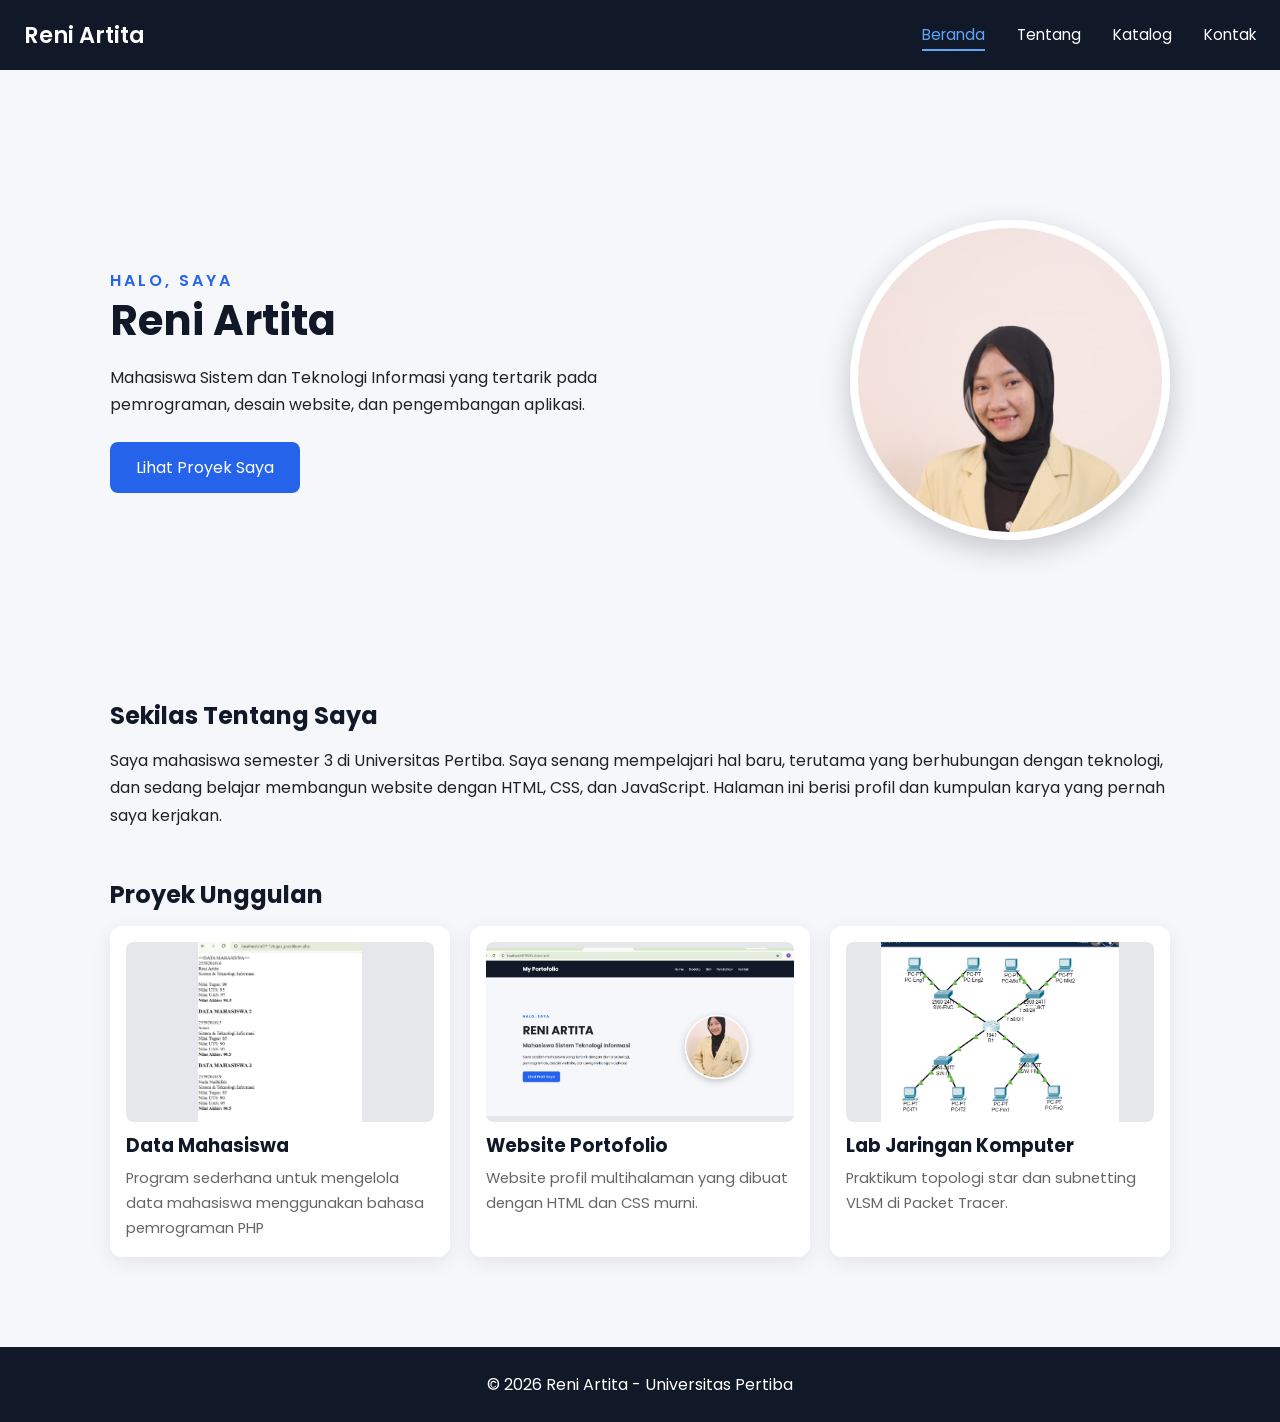
<file: index.html>
<!DOCTYPE html>
<html lang="id">
<head>
  <meta charset="UTF-8">
  <meta name="viewport" content="width=device-width, initial-scale=1.0">
  <title>Beranda - Portofolio Reni Artita</title>
  <link rel="preconnect" href="https://fonts.googleapis.com">
  <link rel="preconnect" href="https://fonts.gstatic.com" crossorigin>
  <link href="https://fonts.googleapis.com/css2?family=Poppins:wght@300;400;500;600;700&amp;display=swap" rel="stylesheet">
  <link rel="stylesheet" href="css/style.css">
</head>
<body>
  <header class="header-situs">
    <a class="logo" href="index.html">Reni Artita</a>
    <button type="button" class="tombol-menu" id="tombol-menu" aria-label="Buka menu" aria-expanded="false" aria-controls="menu-utama">&#9776;</button>
    <nav aria-label="Navigasi utama">
      <ul class="menu" id="menu-utama">
        <li><a href="index.html" aria-current="page">Beranda</a></li>
        <li><a href="tentang.html">Tentang</a></li>
        <li><a href="katalog.html">Katalog</a></li>
        <li><a href="kontak.html">Kontak</a></li>
      </ul>
    </nav>
  </header>

  <main>
    <section class="hero" aria-labelledby="judul-hero">
      <div class="hero-teks">
        <p class="sapaan">Halo, saya</p>
        <h1 id="judul-hero">Reni Artita</h1>
        <p class="tagline">Mahasiswa Sistem dan Teknologi Informasi yang tertarik pada pemrograman, desain website, dan pengembangan aplikasi.</p>
        <a class="tombol" href="katalog.html">Lihat Proyek Saya</a>
      </div>
      <img class="foto-hero" src="img/foto-profil.jpg" alt="Foto Reni Artita memakai almamater Universitas Pertiba">
    </section>

    <section class="ringkasan" aria-labelledby="judul-ringkasan">
      <h2 id="judul-ringkasan">Sekilas Tentang Saya</h2>
      <p>Saya mahasiswa semester 3 di Universitas Pertiba. Saya senang mempelajari hal baru, terutama yang berhubungan dengan teknologi, dan sedang belajar membangun website dengan HTML, CSS, dan JavaScript. Halaman ini berisi profil dan kumpulan karya yang pernah saya kerjakan.</p>
    </section>

    <section class="unggulan" aria-labelledby="judul-unggulan">
      <h2 id="judul-unggulan">Proyek Unggulan</h2>
      <div class="grid-unggulan">
        <article class="kartu">
          <img src="img/data_mahasiswa.png" alt="Tangkapan layar website Identitas Mahasiswa">
          <h3>Data Mahasiswa</h3>
          <p>Program sederhana untuk mengelola data mahasiswa 
            menggunakan bahasa pemrograman PHP</p>
        </article>
        <article class="kartu">
          <img src="img/potofolio.png" alt="Tangkapan layar website portofolio pribadi">
          <h3>Website Portofolio</h3>
          <p>Website profil multihalaman yang dibuat dengan HTML dan CSS murni.</p>
        </article>
        <article class="kartu">
          <img src="img/topologi.png" alt="Topologi jaringan star pada Cisco Packet Tracer">
          <h3>Lab Jaringan Komputer</h3>
          <p>Praktikum topologi star dan subnetting VLSM di Packet Tracer.</p>
        </article>
      </div>
    </section>
  </main>

  <footer class="footer-situs">
    <p>&copy; 2026 Reni Artita - Universitas Pertiba</p>
  </footer>

  <script src="js/script.js"></script>
</body>
</html>
</file>
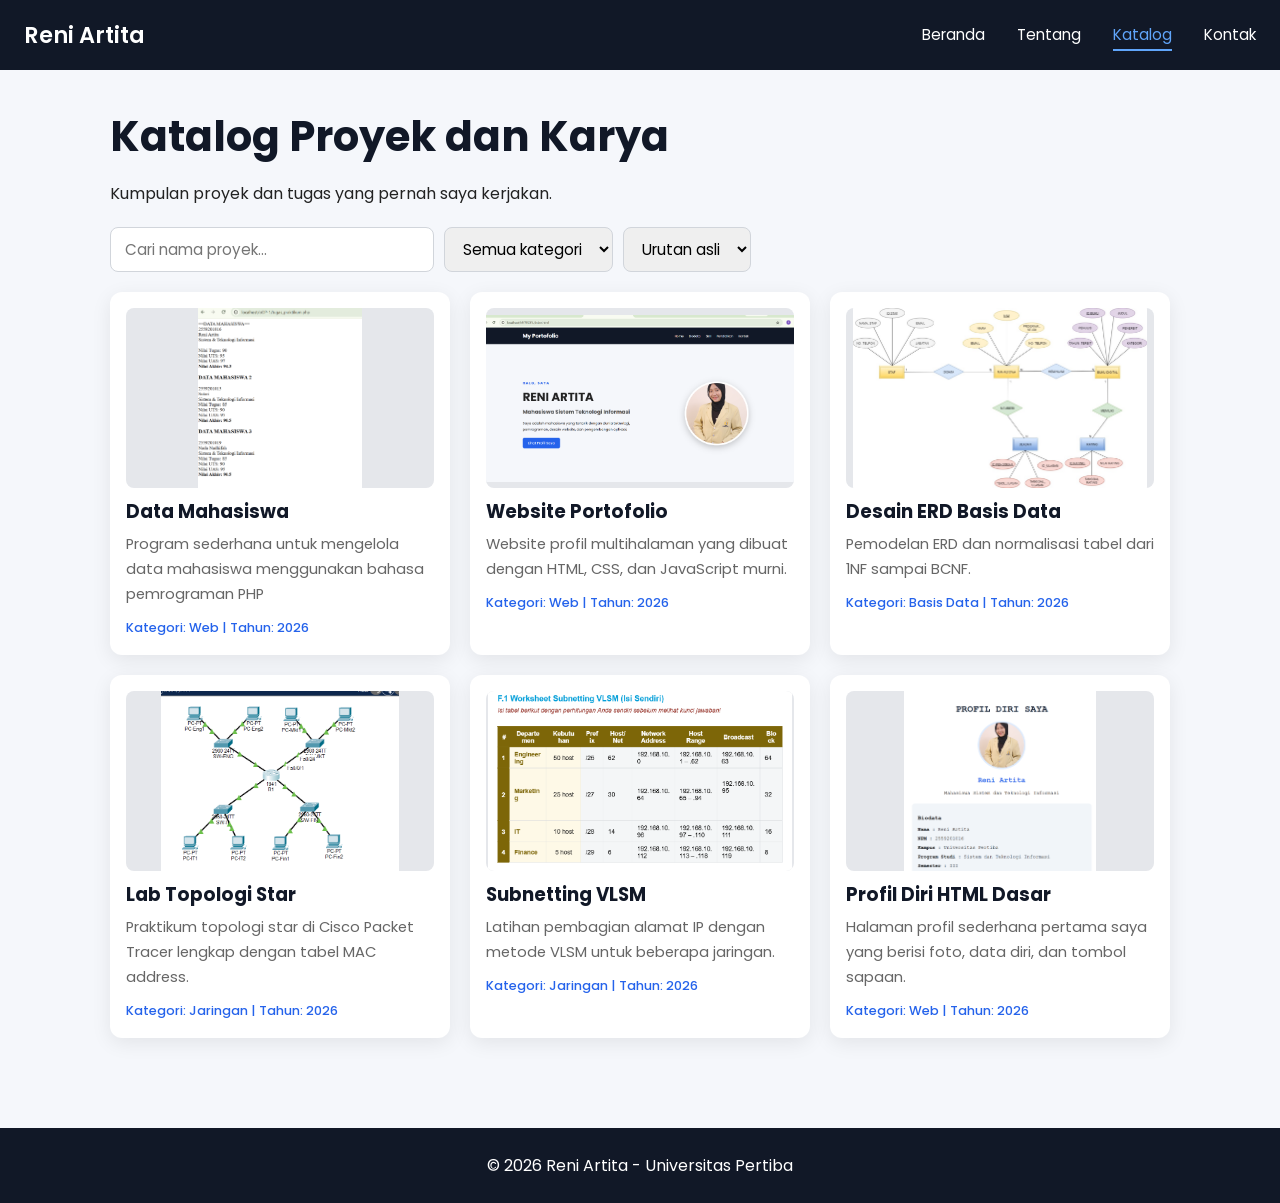
<file: katalog.html>
<!DOCTYPE html>
<html lang="id">
<head>
  <meta charset="UTF-8">
  <meta name="viewport" content="width=device-width, initial-scale=1.0">
  <title>Katalog Proyek - Portofolio Reni Artita</title>
  <link rel="preconnect" href="https://fonts.googleapis.com">
  <link rel="preconnect" href="https://fonts.gstatic.com" crossorigin>
  <link href="https://fonts.googleapis.com/css2?family=Poppins:wght@300;400;500;600;700&amp;display=swap" rel="stylesheet">
  <link rel="stylesheet" href="css/style.css">
</head>
<body>
  <header class="header-situs">
    <a class="logo" href="index.html">Reni Artita</a>
    <button type="button" class="tombol-menu" id="tombol-menu" aria-label="Buka menu" aria-expanded="false" aria-controls="menu-utama">&#9776;</button>
    <nav aria-label="Navigasi utama">
      <ul class="menu" id="menu-utama">
        <li><a href="index.html">Beranda</a></li>
        <li><a href="tentang.html">Tentang</a></li>
        <li><a href="katalog.html" aria-current="page">Katalog</a></li>
        <li><a href="kontak.html">Kontak</a></li>
      </ul>
    </nav>
  </header>

  <main>
    <section aria-labelledby="judul-katalog">
      <h1 id="judul-katalog">Katalog Proyek dan Karya</h1>
      <p>Kumpulan proyek dan tugas yang pernah saya kerjakan.</p>

      <div id="kontrol-katalog" class="kontrol-katalog"></div>

      <div class="grid-katalog" id="grid-katalog">
        <article class="kartu" data-kategori="Web">
          <img src="img/data_mahasiswa.png" alt="Tangkapan layar identitas mahasiswa">
          <h2>Data Mahasiswa</h2>
          <p>Program sederhana untuk mengelola data mahasiswa menggunakan bahasa pemrograman PHP</p>
          <p class="meta">Kategori: Web | Tahun: 2026</p>
        </article>
        <article class="kartu" data-kategori="Web">
          <img src="img/potofolio.png" alt="Tangkapan layar website portofolio pribadi">
          <h2>Website Portofolio</h2>
          <p>Website profil multihalaman yang dibuat dengan HTML, CSS, dan JavaScript murni.</p>
          <p class="meta">Kategori: Web | Tahun: 2026</p>
        </article>
        <article class="kartu" data-kategori="Basis Data">
          <img src="img/erd.jpeg" alt="Diagram ERD untuk tugas basis data">
          <h2>Desain ERD Basis Data</h2>
          <p>Pemodelan ERD dan normalisasi tabel dari 1NF sampai BCNF.</p>
          <p class="meta">Kategori: Basis Data | Tahun: 2026</p>
        </article>
        <article class="kartu" data-kategori="Jaringan">
          <img src="img/topologi.png" alt="Topologi jaringan star pada Cisco Packet Tracer">
          <h2>Lab Topologi Star</h2>
          <p>Praktikum topologi star di Cisco Packet Tracer lengkap dengan tabel MAC address.</p>
          <p class="meta">Kategori: Jaringan | Tahun: 2026</p>
        </article>
        <article class="kartu" data-kategori="Jaringan">
          <img src="img/vlsm.png" alt="Hasil perhitungan subnetting VLSM">
          <h2>Subnetting VLSM</h2>
          <p>Latihan pembagian alamat IP dengan metode VLSM untuk beberapa jaringan.</p>
          <p class="meta">Kategori: Jaringan | Tahun: 2026</p>
        </article>
        <article class="kartu" data-kategori="Web">
          <img src="img/profil.png" alt="Halaman profil diri sederhana dengan foto dan data diri">
          <h2>Profil Diri HTML Dasar</h2>
          <p>Halaman profil sederhana pertama saya yang berisi foto, data diri, dan tombol sapaan.</p>
          <p class="meta">Kategori: Web | Tahun: 2026</p>
        </article>
      </div>
      <p id="pesan-kosong" class="pesan-kosong" hidden>Tidak ada proyek yang cocok.</p>
    </section>
  </main>

  <footer class="footer-situs">
    <p>&copy; 2026 Reni Artita - Universitas Pertiba</p>
  </footer>

  <script src="js/script.js"></script>
</body>
</html>
</file>
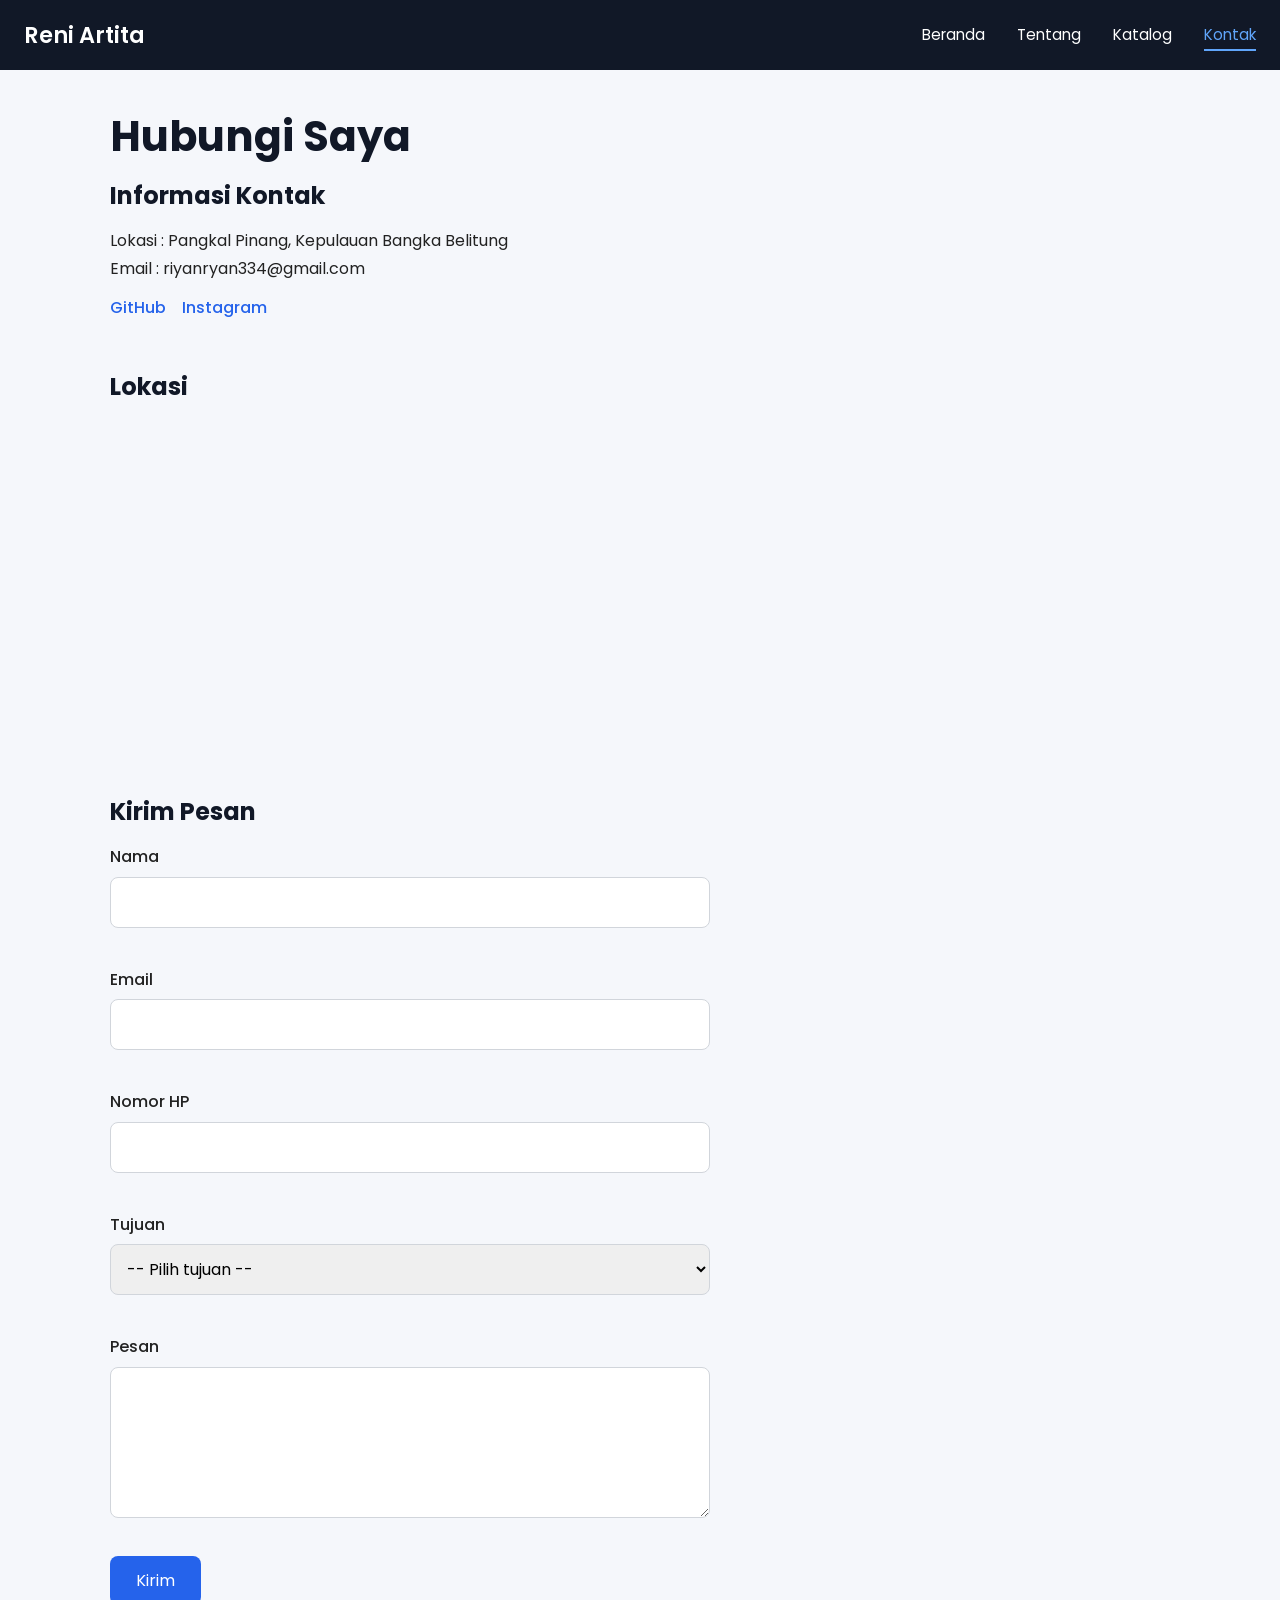
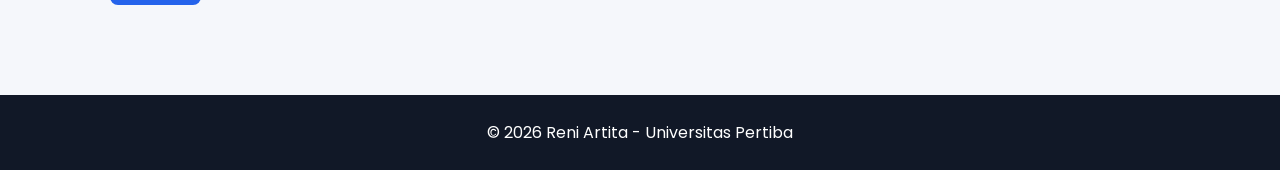
<file: kontak.html>
<!DOCTYPE html>
<html lang="id">
<head>
  <meta charset="UTF-8">
  <meta name="viewport" content="width=device-width, initial-scale=1.0">
  <title>Kontak - Portofolio Reni Artita</title>
  <link rel="preconnect" href="https://fonts.googleapis.com">
  <link rel="preconnect" href="https://fonts.gstatic.com" crossorigin>
  <link href="https://fonts.googleapis.com/css2?family=Poppins:wght@300;400;500;600;700&amp;display=swap" rel="stylesheet">
  <link rel="stylesheet" href="css/style.css">
</head>
<body>
  <header class="header-situs">
    <a class="logo" href="index.html">Reni Artita</a>
    <button type="button" class="tombol-menu" id="tombol-menu" aria-label="Buka menu" aria-expanded="false" aria-controls="menu-utama">&#9776;</button>
    <nav aria-label="Navigasi utama">
      <ul class="menu" id="menu-utama">
        <li><a href="index.html">Beranda</a></li>
        <li><a href="tentang.html">Tentang</a></li>
        <li><a href="katalog.html">Katalog</a></li>
        <li><a href="kontak.html" aria-current="page">Kontak</a></li>
      </ul>
    </nav>
  </header>

  <main>
    <h1>Hubungi Saya</h1>

    <section class="info-kontak" aria-labelledby="judul-info">
      <h2 id="judul-info">Informasi Kontak</h2>
      <address>
        <p>Lokasi : Pangkal Pinang, Kepulauan Bangka Belitung</p>
        <p>Email : riyanryan334@gmail.com</p>
      </address>
      <ul class="sosmed">
        <li><a href="https://github.com/ReniArtita">GitHub</a></li>
        <li><a href="https://instagram.com/reni_artita">Instagram</a></li>
      </ul>
    </section>

    <section class="peta" aria-labelledby="judul-peta">
      <h2 id="judul-peta">Lokasi</h2>
      <iframe title="Peta lokasi Universitas Pertiba" src="https://www.google.com/maps?q=Universitas+Pertiba&amp;output=embed" loading="lazy"></iframe>
    </section>

    <section class="form-kontak" aria-labelledby="judul-form">
      <h2 id="judul-form">Kirim Pesan</h2>
      <form id="form-kontak" action="#" method="post">
        <div class="baris-form">
          <label for="nama">Nama</label>
          <input type="text" id="nama" name="nama" required>
          <span class="pesan-error" aria-live="polite"></span>
        </div>
        <div class="baris-form">
          <label for="email">Email</label>
          <input type="email" id="email" name="email" required>
          <span class="pesan-error" aria-live="polite"></span>
        </div>
        <div class="baris-form">
          <label for="hp">Nomor HP</label>
          <input type="tel" id="hp" name="hp" pattern="[0-9]{10,13}" title="Masukkan 10 sampai 13 digit angka" required>
          <span class="pesan-error" aria-live="polite"></span>
        </div>
        <div class="baris-form">
          <label for="tujuan">Tujuan</label>
          <select id="tujuan" name="tujuan" required>
            <option value="">-- Pilih tujuan --</option>
            <option value="kolaborasi">Kolaborasi</option>
            <option value="tanya-proyek">Tanya proyek</option>
            <option value="lainnya">Lainnya</option>
          </select>
          <span class="pesan-error" aria-live="polite"></span>
        </div>
        <div class="baris-form">
          <label for="pesan">Pesan</label>
          <textarea id="pesan" name="pesan" rows="5" minlength="10" maxlength="500" required></textarea>
          <span class="pesan-error" aria-live="polite"></span>
        </div>
        <button type="submit" class="tombol">Kirim</button>
        <p id="pesan-sukses" class="pesan-sukses" hidden>Terima kasih! Pesan Anda berhasil dikirim.</p>
      </form>
    </section>
  </main>

  <footer class="footer-situs">
    <p>&copy; 2026 Reni Artita - Universitas Pertiba</p>
  </footer>

  <script src="js/script.js"></script>
</body>
</html>
</file>
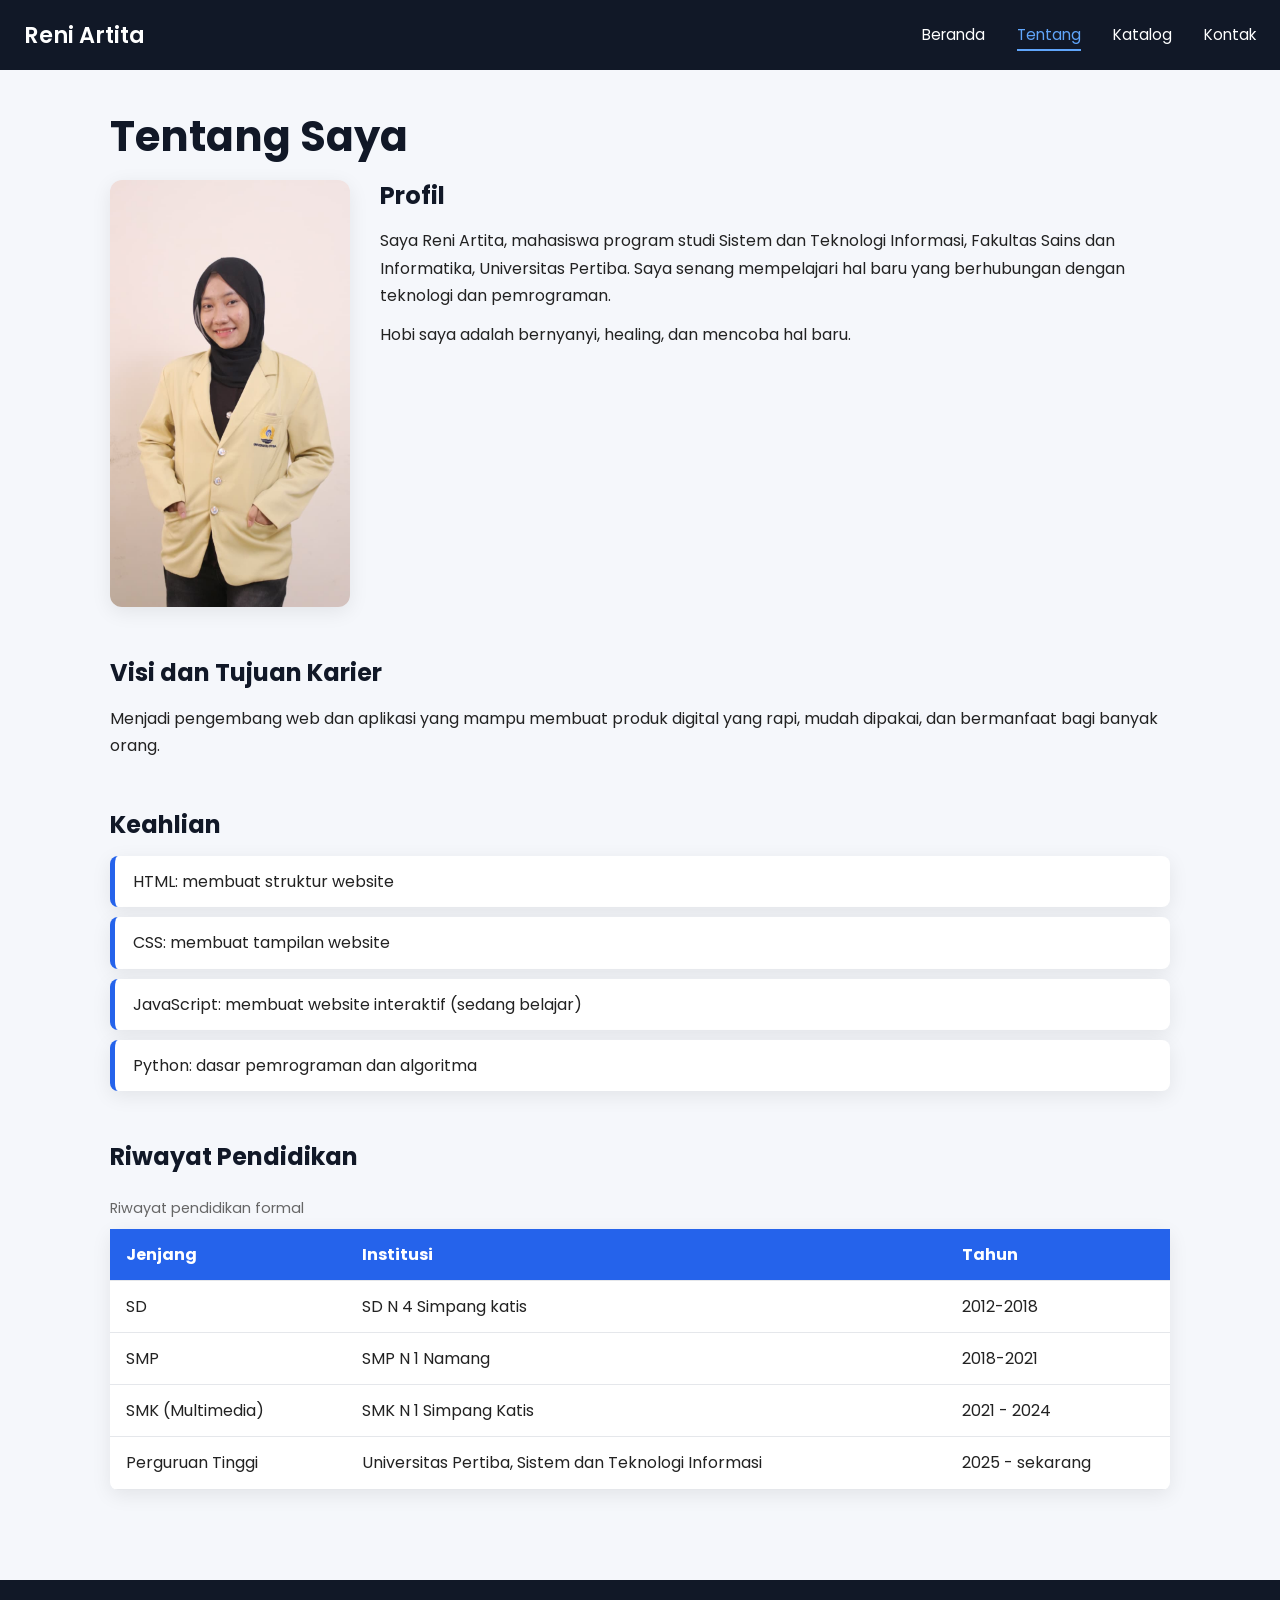
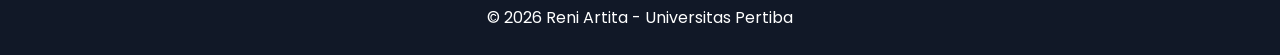
<file: tentang.html>
<!DOCTYPE html>
<html lang="id">
<head>
  <meta charset="UTF-8">
  <meta name="viewport" content="width=device-width, initial-scale=1.0">
  <title>Tentang Saya - Portofolio Reni Artita</title>
  <link rel="preconnect" href="https://fonts.googleapis.com">
  <link rel="preconnect" href="https://fonts.gstatic.com" crossorigin>
  <link href="https://fonts.googleapis.com/css2?family=Poppins:wght@300;400;500;600;700&amp;display=swap" rel="stylesheet">
  <link rel="stylesheet" href="css/style.css">
</head>
<body>
  <header class="header-situs">
    <a class="logo" href="index.html">Reni Artita</a>
    <button type="button" class="tombol-menu" id="tombol-menu" aria-label="Buka menu" aria-expanded="false" aria-controls="menu-utama">&#9776;</button>
    <nav aria-label="Navigasi utama">
      <ul class="menu" id="menu-utama">
        <li><a href="index.html">Beranda</a></li>
        <li><a href="tentang.html" aria-current="page">Tentang</a></li>
        <li><a href="katalog.html">Katalog</a></li>
        <li><a href="kontak.html">Kontak</a></li>
      </ul>
    </nav>
  </header>

  <main>
    <section class="profil" aria-labelledby="judul-profil">
      <h1 id="judul-profil">Tentang Saya</h1>
      <div class="profil-isi">
        <img src="img/foto-profil.jpg" alt="Foto Reni Artita memakai almamater Universitas Pertiba">
        <article class="kartu-teks">
          <h2>Profil</h2>
          <p>Saya Reni Artita, mahasiswa program studi Sistem dan Teknologi Informasi, Fakultas Sains dan Informatika, Universitas Pertiba. Saya senang mempelajari hal baru yang berhubungan dengan teknologi dan pemrograman.</p>
          <p>Hobi saya adalah bernyanyi, healing, dan mencoba hal baru.</p>
        </article>
      </div>
    </section>

    <section class="visi" aria-labelledby="judul-visi">
      <h2 id="judul-visi">Visi dan Tujuan Karier</h2>
      <p>Menjadi pengembang web dan aplikasi yang mampu membuat produk digital yang rapi, mudah dipakai, dan bermanfaat bagi banyak orang.</p>
    </section>

    <section class="keahlian" aria-labelledby="judul-keahlian">
      <h2 id="judul-keahlian">Keahlian</h2>
      <ul class="daftar-keahlian">
        <li>HTML: membuat struktur website</li>
        <li>CSS: membuat tampilan website</li>
        <li>JavaScript: membuat website interaktif (sedang belajar)</li>
        <li>Python: dasar pemrograman dan algoritma</li>
      </ul>
    </section>

    <section class="pendidikan" aria-labelledby="judul-pendidikan">
      <h2 id="judul-pendidikan">Riwayat Pendidikan</h2>
      <table>
        <caption>Riwayat pendidikan formal</caption>
        <thead>
          <tr>
            <th scope="col">Jenjang</th>
            <th scope="col">Institusi</th>
            <th scope="col">Tahun</th>
          </tr>
        </thead>
        <tbody>
          <tr>
            <td>SD</td>
            <td>SD N 4 Simpang katis</td>
            <td>2012-2018</td>
          </tr>
          <tr>
            <td>SMP</td>
            <td>SMP N 1 Namang</td>
            <td>2018-2021</td>
          </tr>
          <tr>
            <td>SMK (Multimedia)</td>
            <td>SMK N 1 Simpang Katis</td>
            <td>2021 - 2024</td>
          </tr>
          <tr>
            <td>Perguruan Tinggi</td>
            <td>Universitas Pertiba, Sistem dan Teknologi Informasi</td>
            <td>2025 - sekarang</td>
          </tr>
        </tbody>
      </table>
    </section>
  </main>

  <footer class="footer-situs">
    <p>&copy; 2026 Reni Artita - Universitas Pertiba</p>
  </footer>

  <script src="js/script.js"></script>
</body>
</html>
</file>
<file: css/style.css>
/* ===== VARIABEL ===== */
:root {
  --warna-utama: #2563eb;
  --warna-utama-gelap: #1d4ed8;
  --warna-gelap: #111827;
  --warna-latar: #f5f7fb;
  --warna-kartu: #ffffff;
  --warna-teks: #222222;
  --warna-teks-redup: #666666;
  --warna-error: #b91c1c;
  --warna-sukses: #15803d;
  --radius: 12px;
  --bayangan: 0 5px 20px rgba(0, 0, 0, 0.08);
}

/* ===== DASAR ===== */
* {
  margin: 0;
  padding: 0;
  box-sizing: border-box;
}

html {
  scroll-behavior: smooth;
}

body {
  font-family: 'Poppins', sans-serif;
  background: var(--warna-latar);
  color: var(--warna-teks);
  line-height: 1.7;
}

img {
  max-width: 100%;
  display: block;
}

main {
  max-width: 1100px;
  margin: 0 auto;
  padding: 40px 20px;
}

main section {
  margin-bottom: 50px;
}

h1,
h2,
h3 {
  line-height: 1.3;
  color: var(--warna-gelap);
}

h1 {
  font-size: 2rem;
  margin-bottom: 16px;
}

h2 {
  font-size: 1.5rem;
  margin-bottom: 16px;
}

/* ===== HEADER DAN NAVIGASI (flexbox) ===== */
.header-situs {
  background: var(--warna-gelap);
  position: sticky;
  top: 0;
  z-index: 1000;
  display: flex;
  justify-content: space-between;
  align-items: center;
  flex-wrap: wrap;
  padding: 16px 24px;
}

.logo {
  color: #ffffff;
  font-size: 1.4rem;
  font-weight: 600;
  text-decoration: none;
}

.menu {
  display: flex;
  list-style: none;
  gap: 24px;
}

.menu a {
  color: #ffffff;
  text-decoration: none;
  font-size: 0.95rem;
  padding-bottom: 4px;
  border-bottom: 2px solid transparent;
  transition: color 0.3s, border-color 0.3s;
}

.menu a:hover,
.menu a[aria-current="page"] {
  color: #60a5fa;
  border-bottom-color: #60a5fa;
}

.tombol-menu {
  display: none;
  background: none;
  border: 1px solid #ffffff;
  color: #ffffff;
  font-size: 1.3rem;
  padding: 2px 10px;
  border-radius: 6px;
  cursor: pointer;
}

/* ===== TOMBOL ===== */
.tombol {
  display: inline-block;
  background: var(--warna-utama);
  color: #ffffff;
  padding: 12px 26px;
  border: none;
  border-radius: 8px;
  font-family: inherit;
  font-size: 1rem;
  text-decoration: none;
  cursor: pointer;
  transition: background 0.3s, transform 0.3s;
}

.tombol:hover {
  background: var(--warna-utama-gelap);
  transform: translateY(-3px);
}

/* ===== HERO (dengan animasi @keyframes) ===== */
@keyframes muncul {
  from {
    opacity: 0;
    transform: translateY(20px);
  }
  to {
    opacity: 1;
    transform: translateY(0);
  }
}

.hero {
  display: flex;
  justify-content: space-between;
  align-items: center;
  gap: 30px;
  min-height: 60vh;
  animation: muncul 0.9s ease-out;
}

.hero-teks {
  max-width: 600px;
}

.sapaan {
  color: var(--warna-utama);
  font-weight: 600;
  letter-spacing: 3px;
  text-transform: uppercase;
}

.tagline {
  margin-bottom: 24px;
}

.foto-hero {
  width: 280px;
  height: 280px;
  object-fit: cover;
  object-position: top;
  border-radius: 50%;
  border: 8px solid #ffffff;
  box-shadow: 0 10px 30px rgba(0, 0, 0, 0.2);
}

/* ===== KARTU ===== */
.kartu {
  background: var(--warna-kartu);
  border-radius: var(--radius);
  box-shadow: var(--bayangan);
  padding: 16px;
  transition: transform 0.3s, box-shadow 0.3s;
}

.kartu:hover {
  transform: translateY(-8px);
  box-shadow: 0 12px 28px rgba(0, 0, 0, 0.15);
}

.kartu img {
  width: 100%;
  height: 180px;
  object-fit: contain;
  object-position: center;
  border-radius: 8px;
  margin-bottom: 12px;
  background: #e5e7eb;
}

.kartu h2,
.kartu h3 {
  font-size: 1.15rem;
  margin-bottom: 8px;
}

.kartu p {
  font-size: 0.92rem;
  color: var(--warna-teks-redup);
}

.kartu .meta {
  margin-top: 10px;
  font-size: 0.8rem;
  color: var(--warna-utama);
  font-weight: 500;
}

/* ===== GRID UNGGULAN DAN KATALOG (grid) ===== */
.grid-unggulan,
.grid-katalog {
  display: grid;
  grid-template-columns: repeat(2, 1fr);
  gap: 20px;
}

.kontrol-katalog {
  display: flex;
  flex-wrap: wrap;
  gap: 10px;
  margin: 20px 0;
}

.kontrol-katalog input,
.kontrol-katalog select {
  padding: 10px 14px;
  border: 1px solid #d1d5db;
  border-radius: 8px;
  font-family: inherit;
  font-size: 0.95rem;
}

.pesan-kosong {
  text-align: center;
  color: var(--warna-teks-redup);
  margin-top: 20px;
}

/* ===== TENTANG ===== */
.profil-isi {
  display: flex;
  gap: 30px;
  align-items: flex-start;
}

.profil-isi img {
  width: 240px;
  border-radius: var(--radius);
  box-shadow: var(--bayangan);
}

.kartu-teks p {
  margin-bottom: 12px;
}

.daftar-keahlian {
  list-style: none;
  display: grid;
  gap: 10px;
}

.daftar-keahlian li {
  background: var(--warna-kartu);
  padding: 12px 18px;
  border-left: 5px solid var(--warna-utama);
  border-radius: 8px;
  box-shadow: var(--bayangan);
  transition: transform 0.3s;
}

.daftar-keahlian li:hover {
  transform: translateX(6px);
}

/* ===== TABEL ===== */
table {
  width: 100%;
  border-collapse: collapse;
  background: var(--warna-kartu);
  box-shadow: var(--bayangan);
  border-radius: 8px;
  overflow: hidden;
}

caption {
  text-align: left;
  padding: 8px 0;
  color: var(--warna-teks-redup);
  font-size: 0.9rem;
}

th,
td {
  padding: 12px 16px;
  text-align: left;
  border-bottom: 1px solid #e5e7eb;
}

thead th {
  background: var(--warna-utama);
  color: #ffffff;
}

tbody tr {
  transition: background 0.3s;
}

tbody tr:hover {
  background: #eff6ff;
}

/* ===== KONTAK ===== */
address {
  font-style: normal;
  margin-bottom: 12px;
}

.sosmed {
  list-style: none;
  display: flex;
  gap: 16px;
  flex-wrap: wrap;
}

.sosmed a {
  color: var(--warna-utama);
  text-decoration: none;
  font-weight: 500;
}

.sosmed a:hover {
  text-decoration: underline;
}

.peta iframe {
  width: 100%;
  height: 320px;
  border: 0;
  border-radius: var(--radius);
}

.form-kontak form {
  max-width: 600px;
  display: flex;
  flex-direction: column;
  gap: 16px;
}

.baris-form {
  display: flex;
  flex-direction: column;
  gap: 6px;
}

.baris-form label {
  font-weight: 500;
}

.baris-form input,
.baris-form select,
.baris-form textarea {
  padding: 12px;
  border: 1px solid #d1d5db;
  border-radius: 8px;
  font-family: inherit;
  font-size: 1rem;
  transition: border-color 0.3s, box-shadow 0.3s;
}

.baris-form input:focus,
.baris-form select:focus,
.baris-form textarea:focus {
  outline: none;
  border-color: var(--warna-utama);
  box-shadow: 0 0 0 3px rgba(37, 99, 235, 0.2);
}

.baris-form textarea {
  resize: vertical;
}

.baris-form .salah {
  border-color: var(--warna-error);
}

.pesan-error {
  color: var(--warna-error);
  font-size: 0.85rem;
  min-height: 1.2em;
}

.pesan-sukses {
  color: var(--warna-sukses);
  font-weight: 500;
}

.form-kontak .tombol {
  align-self: flex-start;
}

/* ===== FOOTER ===== */
.footer-situs {
  background: var(--warna-gelap);
  color: #ffffff;
  text-align: center;
  padding: 24px;
}

/* ===== RESPONSIF: HP (<= 600px) ===== */
@media (max-width: 600px) {
  .header-situs {
    padding: 14px 16px;
  }

  .header-situs nav {
    flex-basis: 100%;
  }

  .menu {
    flex-direction: column;
    gap: 0;
    margin-top: 12px;
  }

  .menu li a {
    display: block;
    padding: 10px 0;
    border-bottom: 1px solid #374151;
  }

  /* Menu hanya bisa disembunyikan jika JavaScript aktif */
  .js-aktif .tombol-menu {
    display: block;
  }

  .js-aktif .menu {
    display: none;
  }

  .js-aktif .menu.terbuka {
    display: flex;
  }

  main {
    padding: 24px 16px;
  }

  h1 {
    font-size: 1.6rem;
  }

  .hero {
    flex-direction: column-reverse;
    text-align: center;
    min-height: auto;
  }

  .foto-hero {
    width: 200px;
    height: 200px;
  }

  .profil-isi {
    flex-direction: column;
    align-items: center;
  }

  .grid-unggulan,
  .grid-katalog {
    grid-template-columns: 1fr;
  }

  .kontrol-katalog input,
  .kontrol-katalog select {
    width: 100%;
  }

  th,
  td {
    padding: 10px 8px;
    font-size: 0.85rem;
  }
}

/* ===== RESPONSIF: DESKTOP (>= 992px) ===== */
@media (min-width: 992px) {
  .grid-unggulan,
  .grid-katalog {
    grid-template-columns: repeat(3, 1fr);
  }

  .menu {
    gap: 32px;
  }

  h1 {
    font-size: 2.6rem;
  }

  .foto-hero {
    width: 320px;
    height: 320px;
  }
}
</file>
